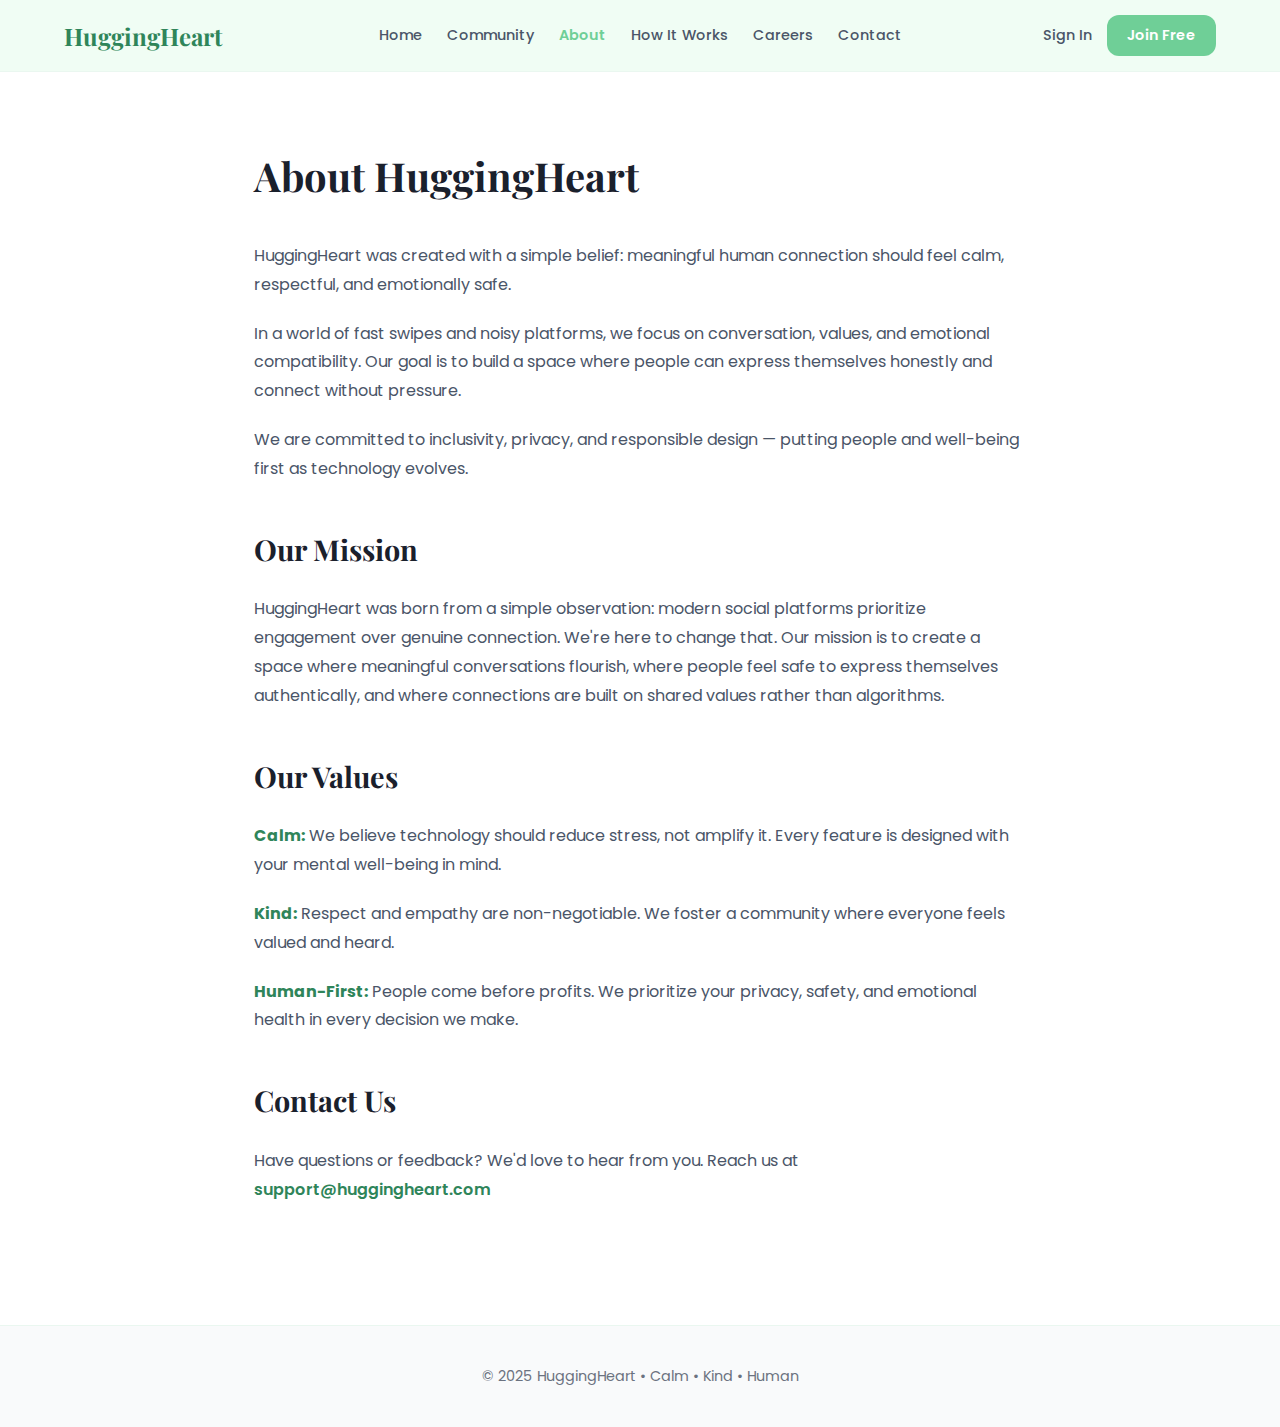
<file: about.html>
<!DOCTYPE html>
<html lang="en">
<head>
    <!-- Google Tag Manager -->
<script>(function(w,d,s,l,i){w[l]=w[l]||[];w[l].push({'gtm.start':
new Date().getTime(),event:'gtm.js'});var f=d.getElementsByTagName(s)[0],
j=d.createElement(s),dl=l!='dataLayer'?'&l='+l:'';j.async=true;j.src=
'https://www.googletagmanager.com/gtm.js?id='+i+dl;f.parentNode.insertBefore(j,f);
})(window,document,'script','dataLayer','GTM-56LGSHMG');</script>
<!-- End Google Tag Manager -->
    
    <meta charset="UTF-8">
    <title>HuggingHeart | About</title>
    <meta name="viewport" content="width=device-width, initial-scale=1.0">
    <meta name="description" content="Learn about HuggingHeart's mission, values, and vision for meaningful human connections.">
    <link href="https://fonts.googleapis.com/css2?family=Playfair+Display:wght@600;700&family=Poppins:wght@300;400;500;600&display=swap" rel="stylesheet">
    <link rel="stylesheet" href="style.css">

    <style>
        * { box-sizing: border-box; margin: 0; padding: 0; }
        body { font-family: 'Poppins', sans-serif; background: #fff; color: #1a202c; overflow-x: hidden; }

        .navbar {
            display: flex; justify-content: space-between; align-items: center;
            padding: 15px 5%; position: fixed; top: 0; width: 100%;
            background: #f0fdf4; z-index: 1000; border-bottom: 1px solid #eaf7f0;
        }
        .logo { font-family: 'Playfair Display', serif; font-size: 1.5rem; font-weight: 700; color: #2f855a; text-decoration: none; }
        
        .nav-links { 
            display: flex; gap: 25px; align-items: center; 
            position: absolute; left: 50%; transform: translateX(-50%); 
        }
        .nav-links a { text-decoration: none; color: #4a5568; font-size: 0.9rem; font-weight: 500; transition: 0.3s; }
        .nav-links a:hover { color: #6fcf97; }
        .nav-links a.active { color: #6fcf97; font-weight: 600; }

        .auth-links { display: flex; gap: 15px; align-items: center; }
        .signin { text-decoration: none; color: #4a5568; font-size: 0.9rem; font-weight: 500; }
        .signup { 
            text-decoration: none; background: #6fcf97; color: #fff !important; 
            padding: 10px 20px; border-radius: 12px; font-weight: 600; font-size: 0.9rem; 
        }

        .hamburger { display: none; cursor: pointer; flex-direction: column; gap: 5px; }
        .hamburger span { width: 25px; height: 3px; background: #2f855a; border-radius: 2px; }

        .section {
            max-width: 900px;
            margin: 0 auto;
            padding: 140px 5% 100px;
            line-height: 1.8;
        }
        .section h1 {
            font-family: 'Playfair Display', serif;
            font-size: 2.5rem;
            color: #1a202c;
            margin-bottom: 30px;
        }
        .section p {
            color: #4a5568;
            font-size: 1rem;
            margin-bottom: 20px;
        }

        footer {
            text-align: center;
            padding: 40px 20px;
            color: #6b7280;
            font-size: 0.9rem;
            border-top: 1px solid #eaf7f0;
            background: #f9fafb;
        }

        @media (max-width: 768px) {
            .hamburger { display: flex; }
            .nav-links { 
                display: none; flex-direction: column; position: absolute; top: 100%; 
                left: 0; width: 100%; background: #f0fdf4; padding: 20px; transform: none; 
                border-bottom: 1px solid #eaf7f0; text-align: center; gap: 15px;
            }
            .nav-links.show { display: flex; }
            .auth-links { display: none; }
            .section { padding: 120px 5% 80px; }
            .section h1 { font-size: 2rem; }
        }
    </style>
</head>

<body>

    <!-- Google Tag Manager (noscript) -->
<noscript><iframe src="https://www.googletagmanager.com/ns.html?id=GTM-56LGSHMG"
height="0" width="0" style="display:none;visibility:hidden"></iframe></noscript>
<!-- End Google Tag Manager (noscript) -->

<nav class="navbar">
    <a href="index.html" class="logo">HuggingHeart</a>
    
    <div class="hamburger" onclick="toggleMenu()">
        <span></span><span></span><span></span>
    </div>

    <div class="nav-links" id="navMenu">
        <a href="index.html">Home</a>
        <a href="community.html">Community</a>
        <a href="about.html" class="active">About</a>
        <a href="how-it-works.html">How It Works</a>
        <a href="careers.html">Careers</a>
        <a href="contact.html">Contact</a>
    </div>

    <div class="auth-links">
        <a href="signin.html" class="signin">Sign In</a>
        <a href="signin.html" class="signup">Join Free</a>
    </div>
</nav>

<div class="section">
    <h1>About HuggingHeart</h1>
    <p>
        HuggingHeart was created with a simple belief: meaningful human connection
        should feel calm, respectful, and emotionally safe.
    </p>

    <p>
        In a world of fast swipes and noisy platforms, we focus on conversation,
        values, and emotional compatibility. Our goal is to build a space where
        people can express themselves honestly and connect without pressure.
    </p>

    <p>
        We are committed to inclusivity, privacy, and responsible design — putting
        people and well-being first as technology evolves.
    </p>

    <h2 style="font-family: 'Playfair Display', serif; font-size: 1.8rem; color: #1a202c; margin-top: 40px; margin-bottom: 20px;">Our Mission</h2>
    <p>
        HuggingHeart was born from a simple observation: modern social platforms prioritize engagement over genuine connection. 
        We're here to change that. Our mission is to create a space where meaningful conversations flourish, where people feel 
        safe to express themselves authentically, and where connections are built on shared values rather than algorithms.
    </p>

    <h2 style="font-family: 'Playfair Display', serif; font-size: 1.8rem; color: #1a202c; margin-top: 40px; margin-bottom: 20px;">Our Values</h2>
    <p>
        <strong style="color: #2f855a;">Calm:</strong> We believe technology should reduce stress, not amplify it. Every feature 
        is designed with your mental well-being in mind.
    </p>
    <p>
        <strong style="color: #2f855a;">Kind:</strong> Respect and empathy are non-negotiable. We foster a community where 
        everyone feels valued and heard.
    </p>
    <p>
        <strong style="color: #2f855a;">Human-First:</strong> People come before profits. We prioritize your privacy, safety, 
        and emotional health in every decision we make.
    </p>

    <h2 style="font-family: 'Playfair Display', serif; font-size: 1.8rem; color: #1a202c; margin-top: 40px; margin-bottom: 20px;">Contact Us</h2>
    <p>
        Have questions or feedback? We'd love to hear from you. Reach us at 
        <a href="mailto:support@huggingheart.com" style="color: #2f855a; text-decoration: none; font-weight: 600;">support@huggingheart.com</a>
    </p>
</div>

<footer>
    © 2025 HuggingHeart • Calm • Kind • Human
</footer>

<script>
    function toggleMenu() { 
        document.getElementById('navMenu').classList.toggle('show'); 
    }
</script>
</body>
</html>
</file>
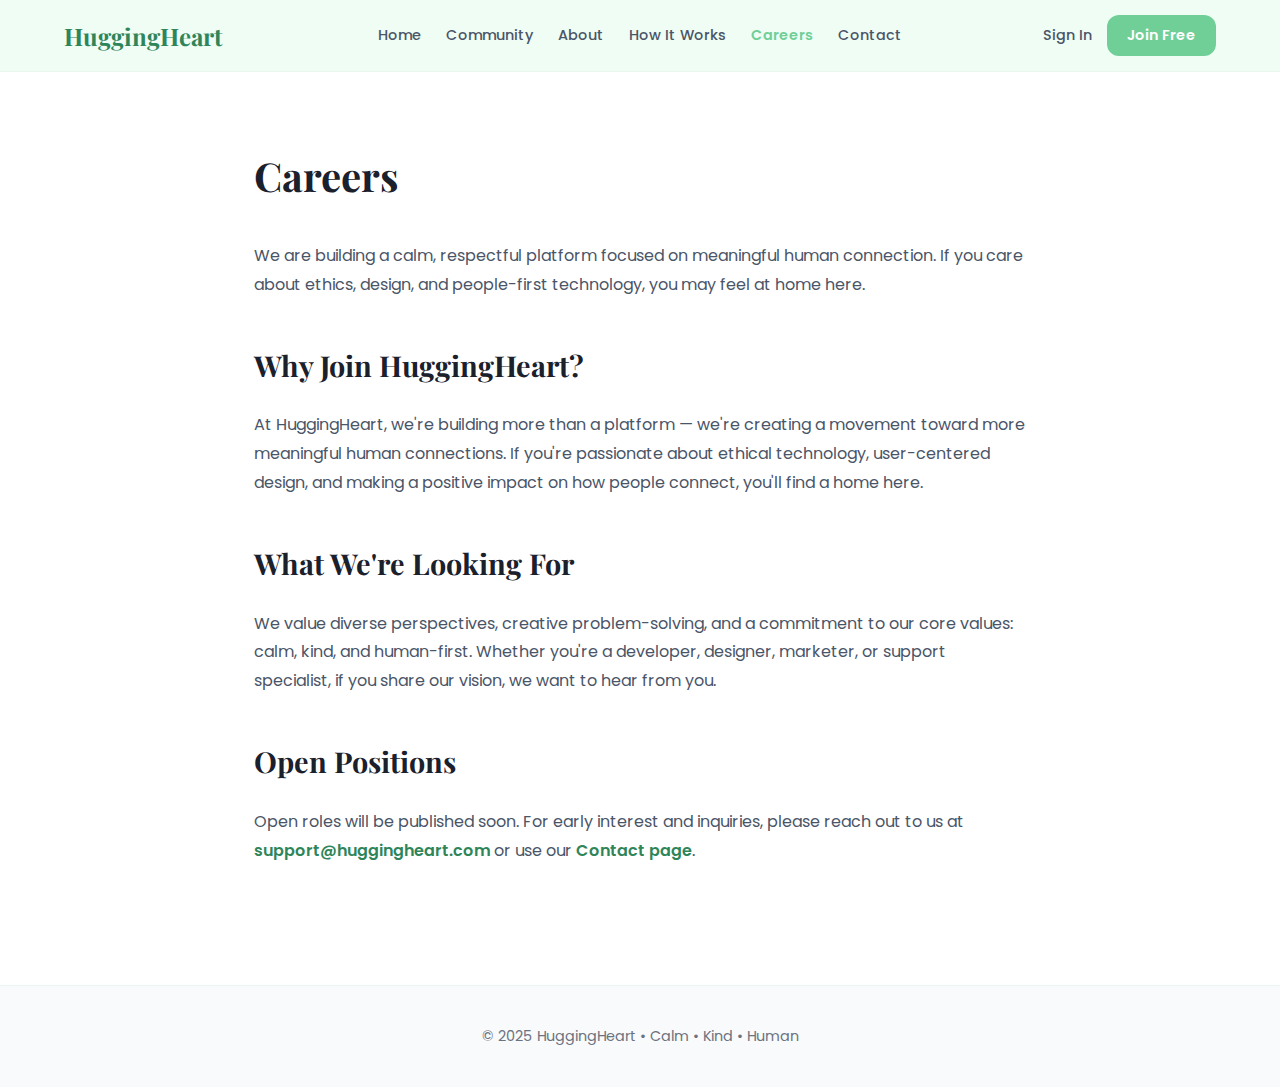
<file: careers.html>
<!DOCTYPE html>
<html lang="en">
<head>
    <!-- Google Tag Manager -->
<script>(function(w,d,s,l,i){w[l]=w[l]||[];w[l].push({'gtm.start':
new Date().getTime(),event:'gtm.js'});var f=d.getElementsByTagName(s)[0],
j=d.createElement(s),dl=l!='dataLayer'?'&l='+l:'';j.async=true;j.src=
'https://www.googletagmanager.com/gtm.js?id='+i+dl;f.parentNode.insertBefore(j,f);
})(window,document,'script','dataLayer','GTM-56LGSHMG');</script>
<!-- End Google Tag Manager -->
    
    <meta charset="UTF-8">
    <title>HuggingHeart | Careers</title>
    <meta name="viewport" content="width=device-width, initial-scale=1.0">
    <meta name="description" content="Careers at HuggingHeart — join us in building calm, human-first technology.">
    <link href="https://fonts.googleapis.com/css2?family=Playfair+Display:wght@600;700&family=Poppins:wght@300;400;500;600&display=swap" rel="stylesheet">
    <link rel="stylesheet" href="style.css">

    <style>
        * { box-sizing: border-box; margin: 0; padding: 0; }
        body { font-family: 'Poppins', sans-serif; background: #fff; color: #1a202c; overflow-x: hidden; }

        .navbar {
            display: flex; justify-content: space-between; align-items: center;
            padding: 15px 5%; position: fixed; top: 0; width: 100%;
            background: #f0fdf4; z-index: 1000; border-bottom: 1px solid #eaf7f0;
        }
        .logo { font-family: 'Playfair Display', serif; font-size: 1.5rem; font-weight: 700; color: #2f855a; text-decoration: none; }
        
        .nav-links { 
            display: flex; gap: 25px; align-items: center; 
            position: absolute; left: 50%; transform: translateX(-50%); 
        }
        .nav-links a { text-decoration: none; color: #4a5568; font-size: 0.9rem; font-weight: 500; transition: 0.3s; }
        .nav-links a:hover { color: #6fcf97; }
        .nav-links a.active { color: #6fcf97; font-weight: 600; }

        .auth-links { display: flex; gap: 15px; align-items: center; }
        .signin { text-decoration: none; color: #4a5568; font-size: 0.9rem; font-weight: 500; }
        .signup { 
            text-decoration: none; background: #6fcf97; color: #fff !important; 
            padding: 10px 20px; border-radius: 12px; font-weight: 600; font-size: 0.9rem; 
        }

        .hamburger { display: none; cursor: pointer; flex-direction: column; gap: 5px; }
        .hamburger span { width: 25px; height: 3px; background: #2f855a; border-radius: 2px; }

        .section {
            max-width: 900px;
            margin: 0 auto;
            padding: 140px 5% 100px;
            line-height: 1.8;
        }
        .section h1 {
            font-family: 'Playfair Display', serif;
            font-size: 2.5rem;
            color: #1a202c;
            margin-bottom: 30px;
        }
        .section p {
            color: #4a5568;
            font-size: 1rem;
            margin-bottom: 20px;
        }

        footer {
            text-align: center;
            padding: 40px 20px;
            color: #6b7280;
            font-size: 0.9rem;
            border-top: 1px solid #eaf7f0;
            background: #f9fafb;
        }

        @media (max-width: 768px) {
            .hamburger { display: flex; }
            .nav-links { 
                display: none; flex-direction: column; position: absolute; top: 100%; 
                left: 0; width: 100%; background: #f0fdf4; padding: 20px; transform: none; 
                border-bottom: 1px solid #eaf7f0; text-align: center; gap: 15px;
            }
            .nav-links.show { display: flex; }
            .auth-links { display: none; }
            .section { padding: 120px 5% 80px; }
            .section h1 { font-size: 2rem; }
        }
    </style>
</head>

<body>

    <!-- Google Tag Manager (noscript) -->
<noscript><iframe src="https://www.googletagmanager.com/ns.html?id=GTM-56LGSHMG"
height="0" width="0" style="display:none;visibility:hidden"></iframe></noscript>
<!-- End Google Tag Manager (noscript) -->
    
<nav class="navbar">
    <a href="index.html" class="logo">HuggingHeart</a>
    
    <div class="hamburger" onclick="toggleMenu()">
        <span></span><span></span><span></span>
    </div>

    <div class="nav-links" id="navMenu">
        <a href="index.html">Home</a>
        <a href="community.html">Community</a>
        <a href="about.html">About</a>
        <a href="how-it-works.html">How It Works</a>
        <a href="careers.html" class="active">Careers</a>
        <a href="contact.html">Contact</a>
    </div>

    <div class="auth-links">
        <a href="signin.html" class="signin">Sign In</a>
        <a href="signin.html" class="signup">Join Free</a>
    </div>
</nav>

<div class="section">
    <h1>Careers</h1>
    <p>
        We are building a calm, respectful platform focused on meaningful human
        connection. If you care about ethics, design, and people-first technology,
        you may feel at home here.
    </p>
    <h2 style="font-family: 'Playfair Display', serif; font-size: 1.8rem; color: #1a202c; margin-top: 40px; margin-bottom: 20px;">Why Join HuggingHeart?</h2>
    <p>
        At HuggingHeart, we're building more than a platform — we're creating a movement toward more meaningful human connections. 
        If you're passionate about ethical technology, user-centered design, and making a positive impact on how people connect, 
        you'll find a home here.
    </p>

    <h2 style="font-family: 'Playfair Display', serif; font-size: 1.8rem; color: #1a202c; margin-top: 40px; margin-bottom: 20px;">What We're Looking For</h2>
    <p>
        We value diverse perspectives, creative problem-solving, and a commitment to our core values: calm, kind, and human-first. 
        Whether you're a developer, designer, marketer, or support specialist, if you share our vision, we want to hear from you.
    </p>

    <h2 style="font-family: 'Playfair Display', serif; font-size: 1.8rem; color: #1a202c; margin-top: 40px; margin-bottom: 20px;">Open Positions</h2>
    <p>
        Open roles will be published soon. For early interest and inquiries, please reach out to us at 
        <a href="mailto:support@huggingheart.com" style="color: #2f855a; text-decoration: none; font-weight: 600;">support@huggingheart.com</a> 
        or use our <a href="contact.html" style="color: #2f855a; text-decoration: none; font-weight: 600;">Contact page</a>.
    </p>
</div>

<footer>
    © 2025 HuggingHeart • Calm • Kind • Human
</footer>

<script>
    function toggleMenu() { 
        document.getElementById('navMenu').classList.toggle('show'); 
    }
</script>
</body>
</html>
</file>
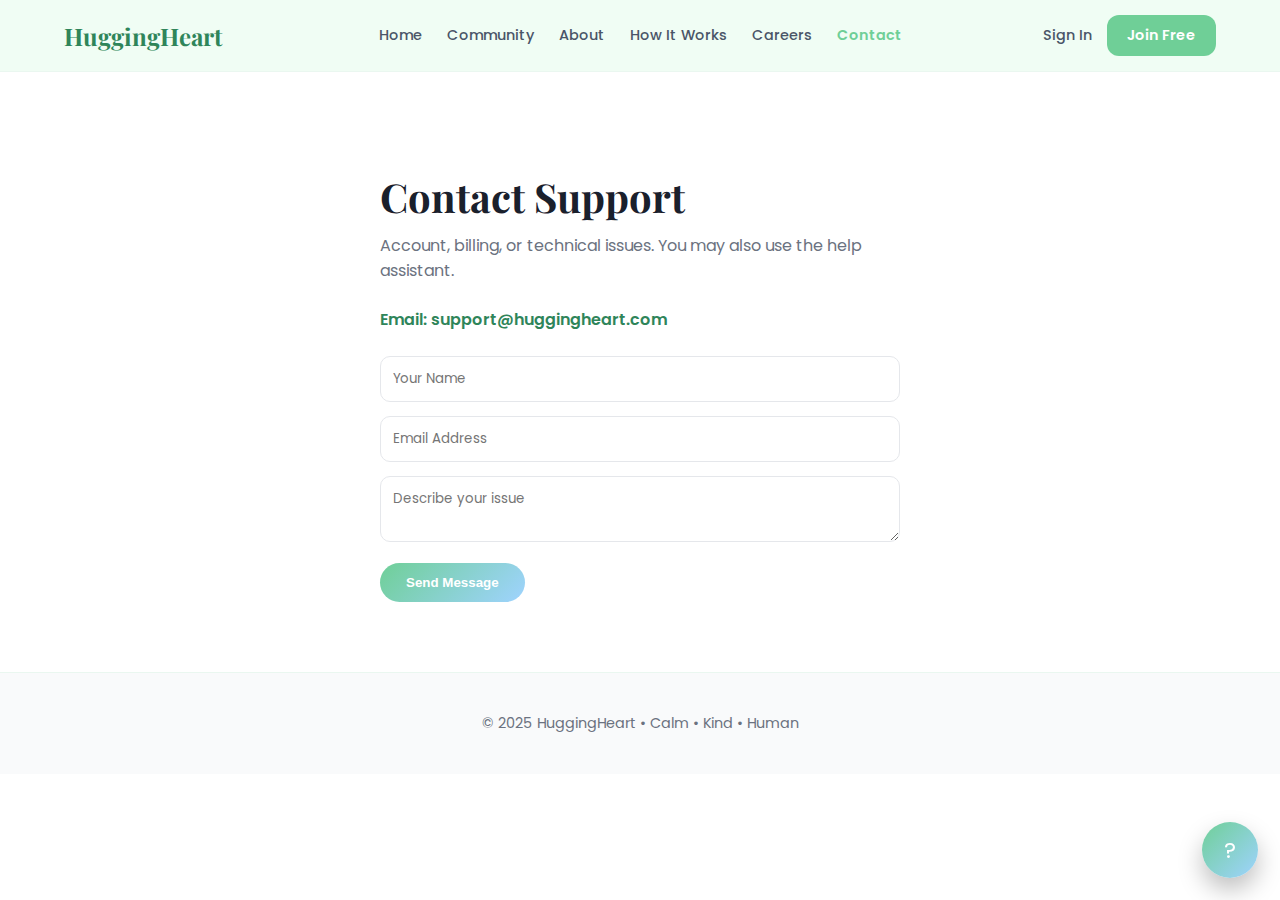
<file: contact.html>
<!DOCTYPE html>
<html lang="en">
<head>
    <!-- Google Tag Manager -->
<script>(function(w,d,s,l,i){w[l]=w[l]||[];w[l].push({'gtm.start':
new Date().getTime(),event:'gtm.js'});var f=d.getElementsByTagName(s)[0],
j=d.createElement(s),dl=l!='dataLayer'?'&l='+l:'';j.async=true;j.src=
'https://www.googletagmanager.com/gtm.js?id='+i+dl;f.parentNode.insertBefore(j,f);
})(window,document,'script','dataLayer','GTM-56LGSHMG');</script>
<!-- End Google Tag Manager -->
    
    <meta charset="UTF-8">
    <title>HuggingHeart | Contact</title>
    <meta name="viewport" content="width=device-width, initial-scale=1.0">
    <link href="https://fonts.googleapis.com/css2?family=Playfair+Display:wght@600;700&family=Poppins:wght@300;400;500;600&display=swap" rel="stylesheet">
    <link rel="stylesheet" href="style.css">

<style>
/* CONTACT FORM */
.contact-wrap{
  max-width:520px;
  margin:70px auto;
}
.contact-wrap h1{margin-bottom:10px}
.contact-wrap p{margin-bottom:24px;color:#6b7280}
.contact-wrap input,
.contact-wrap textarea{
  width:100%;
  padding:12px;
  margin-bottom:14px;
  border-radius:10px;
  border:1px solid #e5e7eb;
  font-family:'Poppins',sans-serif;
}
.contact-wrap button{
  padding:12px 26px;
  border:none;
  border-radius:24px;
  background:linear-gradient(135deg,#6fcf97,#9fd3ff);
  color:#fff;
  font-weight:600;
  cursor:pointer;
}

/* CHAT BUTTON */
.chat-fab{
  position:fixed;
  right:22px;
  bottom:22px;
  width:56px;
  height:56px;
  border-radius:50%;
  background:linear-gradient(135deg,#6fcf97,#9fd3ff);
  color:#fff;
  display:flex;
  align-items:center;
  justify-content:center;
  font-size:22px;
  cursor:pointer;
  box-shadow:0 12px 24px rgba(0,0,0,0.25);
  z-index:2000;
}

/* CHAT WINDOW */
.chat-window{
  position:fixed;
  right:22px;
  bottom:90px;
  width:330px;
  background:#fff;
  border-radius:16px;
  box-shadow:0 20px 40px rgba(0,0,0,0.25);
  display:none;
  flex-direction:column;
  overflow:hidden;
  z-index:2000;
}
.chat-header{
  background:#eaf7f0;
  padding:12px;
  font-weight:600;
  color:#2f855a;
}
.chat-body{
  padding:12px;
  height:270px;
  overflow-y:auto;
  font-size:14px;
}
.chat-msg{
  margin-bottom:8px;
  padding:8px 10px;
  border-radius:10px;
}
.bot{background:#f3f4f6}
.user{background:#d1fae5;text-align:right}

.chat-input{
  display:flex;
  border-top:1px solid #e5e7eb;
}
.chat-input input{
  flex:1;
  border:none;
  padding:10px;
}
.chat-input button{
  border:none;
  background:#6fcf97;
  color:#fff;
  padding:0 14px;
  cursor:pointer;
}
</style>
</head>

<body>
    
    <!-- Google Tag Manager (noscript) -->
<noscript><iframe src="https://www.googletagmanager.com/ns.html?id=GTM-56LGSHMG"
height="0" width="0" style="display:none;visibility:hidden"></iframe></noscript>
<!-- End Google Tag Manager (noscript) -->

    <style>
        * { box-sizing: border-box; margin: 0; padding: 0; }
        body { font-family: 'Poppins', sans-serif; background: #fff; color: #1a202c; overflow-x: hidden; }

        .navbar {
            display: flex; justify-content: space-between; align-items: center;
            padding: 15px 5%; position: fixed; top: 0; width: 100%;
            background: #f0fdf4; z-index: 1000; border-bottom: 1px solid #eaf7f0;
        }
        .logo { font-family: 'Playfair Display', serif; font-size: 1.5rem; font-weight: 700; color: #2f855a; text-decoration: none; }
        
        .nav-links { 
            display: flex; gap: 25px; align-items: center; 
            position: absolute; left: 50%; transform: translateX(-50%); 
        }
        .nav-links a { text-decoration: none; color: #4a5568; font-size: 0.9rem; font-weight: 500; transition: 0.3s; }
        .nav-links a:hover { color: #6fcf97; }
        .nav-links a.active { color: #6fcf97; font-weight: 600; }

        .auth-links { display: flex; gap: 15px; align-items: center; }
        .signin { text-decoration: none; color: #4a5568; font-size: 0.9rem; font-weight: 500; }
        .signup { 
            text-decoration: none; background: #6fcf97; color: #fff !important; 
            padding: 10px 20px; border-radius: 12px; font-weight: 600; font-size: 0.9rem; 
        }

        .hamburger { display: none; cursor: pointer; flex-direction: column; gap: 5px; }
        .hamburger span { width: 25px; height: 3px; background: #2f855a; border-radius: 2px; }

        footer {
            text-align: center;
            padding: 40px 20px;
            color: #6b7280;
            font-size: 0.9rem;
            border-top: 1px solid #eaf7f0;
            background: #f9fafb;
        }

        @media (max-width: 768px) {
            .hamburger { display: flex; }
            .nav-links { 
                display: none; flex-direction: column; position: absolute; top: 100%; 
                left: 0; width: 100%; background: #f0fdf4; padding: 20px; transform: none; 
                border-bottom: 1px solid #eaf7f0; text-align: center; gap: 15px;
            }
            .nav-links.show { display: flex; }
            .auth-links { display: none; }
        }
    </style>
</head>

<body>

<nav class="navbar">
    <a href="index.html" class="logo">HuggingHeart</a>
    
    <div class="hamburger" onclick="toggleMenu()">
        <span></span><span></span><span></span>
    </div>

    <div class="nav-links" id="navMenu">
        <a href="index.html">Home</a>
        <a href="community.html">Community</a>
        <a href="about.html">About</a>
        <a href="how-it-works.html">How It Works</a>
        <a href="careers.html">Careers</a>
        <a href="contact.html" class="active">Contact</a>
    </div>

    <div class="auth-links">
        <a href="signin.html" class="signin">Sign In</a>
        <a href="signin.html" class="signup">Join Free</a>
    </div>
</nav>

<!-- CONTACT FORM -->
<div class="contact-wrap" style="padding-top: 100px;">
    <h1 style="font-family: 'Playfair Display', serif; font-size: 2.5rem; color: #1a202c; margin-bottom: 10px;">Contact Support</h1>
    <p style="color: #6b7280; margin-bottom: 24px;">Account, billing, or technical issues. You may also use the help assistant.</p>
    <p style="color: #2f855a; margin-bottom: 24px; font-weight: 600;">Email: <a href="mailto:support@huggingheart.com" style="color: #2f855a; text-decoration: none;">support@huggingheart.com</a></p>

  <form>
    <input type="text" placeholder="Your Name" required>
    <input type="email" placeholder="Email Address" required>
    <textarea placeholder="Describe your issue"></textarea>
    <button type="submit">Send Message</button>
  </form>
</div>

<footer>
© 2025 HuggingHeart • Calm • Kind • Human
</footer>

<!-- CHAT BUTTON -->
<div class="chat-fab" onclick="toggleChat()">?</div>

<!-- CHAT WINDOW -->
<div class="chat-window" id="chatWindow">
  <div class="chat-header" id="chatHeader"></div>
  <div class="chat-body" id="chatBody"></div>
  <div class="chat-input">
    <input type="text" id="userInput" placeholder="Type here…">
    <button onclick="sendMsg()">Send</button>
  </div>
</div>

<script>
/* RANDOM SUPPORT AGENT */
const agents = [
  "Aanya Sharma (India)","Emily Carter (USA)","Sofia Williams (UK)",
  "Olivia Brown (Canada)","Isabella Rossi (Italy)","Zara Ali (UAE)",
  "Maya Patel (India)","Hannah Lee (South Korea)","Laura García (Spain)",
  "Chloe Martin (France)","Nina Petrova (Russia)","Anna Müller (Germany)",
  "Fatima Hassan (Egypt)","Yuki Tanaka (Japan)","Sara Johnson (USA)",
  "Eva Novak (Czech Republic)","Amelia Wilson (Australia)",
  "Noor Khan (Pakistan)","Lily Anderson (USA)","Priya Mehta (India)"
];

const agent = agents[Math.floor(Math.random()*agents.length)];
let step = 0;
let userData = JSON.parse(localStorage.getItem("hh_user")) || {};

/* 100 SUPPORT Q&A */
const qa = [
  {q:["login","sign in"],a:"Please check your email and password and try again."},
  {q:["forgot","password"],a:"Use the Forgot Password option to reset securely."},
  {q:["verify","email"],a:"Please check your inbox and spam folder for verification mail."},
  {q:["account locked"],a:"For security, accounts may lock temporarily. Please try later."},
  {q:["change email"],a:"Email changes will be available in account settings."},
  {q:["profile","photo"],a:"Profile updates can be done from your profile page."},
  {q:["delete account"],a:"Account deletion options will be provided in settings."},
  {q:["hacked","security"],a:"Please reset password immediately and contact support."},
  {q:["logout"],a:"Refreshing the page usually resolves logout issues."},
  {q:["session"],a:"Sessions expire automatically for safety."},

  {q:["payment","billing"],a:"Please ensure your payment method is valid."},
  {q:["failed payment"],a:"You may retry or use another payment method."},
  {q:["refund"],a:"Refund policies will be shared during purchase."},
  {q:["subscription"],a:"Subscription details appear in your account dashboard."},
  {q:["cancel"],a:"Cancellation options will be available in settings."},
  {q:["charged twice"],a:"Please contact support using the form above."},
  {q:["invoice"],a:"Invoices will be emailed to you."},
  {q:["pricing"],a:"Pricing details are available on our website."},
  {q:["free"],a:"We offer free access with optional upgrades."},
  {q:["trial"],a:"Trials may be introduced later."},

  {q:["slow","lag"],a:"Please check your internet connection."},
  {q:["bug","error"],a:"Thank you for reporting. We will fix it."},
  {q:["mobile"],a:"Please update your browser for best experience."},
  {q:["browser"],a:"We support modern browsers only."},
  {q:["chat"],a:"Chat may be under maintenance."},
  {q:["notification"],a:"Notification settings will be available later."},
  {q:["email not received"],a:"Please wait or check spam folder."},
  {q:["maintenance"],a:"We perform maintenance to improve services."},
  {q:["feature"],a:"Some features are under development."},
  {q:["update"],a:"Updates will be announced on the platform."},

  {q:["privacy"],a:"Your privacy is very important to us."},
  {q:["data"],a:"We follow standard data protection practices."},
  {q:["terms"],a:"Please review our Terms of Service."},
  {q:["rules"],a:"Respectful behavior is required."},
  {q:["report"],a:"Reporting options will be available in community."},
  {q:["block"],a:"Blocking tools will be added later."},
  {q:["harassment"],a:"We take safety seriously. Please report."},
  {q:["feedback"],a:"We appreciate your feedback."},
  {q:["feature request"],a:"You may suggest features via contact form."},
  {q:["help"],a:"I’m here to assist you. Please explain your issue."}
];

/* CHAT FUNCTIONS */
function toggleChat(){
  const w = document.getElementById("chatWindow");
  w.style.display = w.style.display==="flex"?"none":"flex";

  if(step===0){
    document.getElementById("chatHeader").innerText = agent+" • Support";
    document.getElementById("chatBody").innerHTML =
      `<div class="chat-msg bot">Hi, I’m ${agent}. May I know your name?</div>`;
    step=1;
  }
}

function sendMsg(){
  const input=document.getElementById("userInput");
  const text=input.value.trim();
  if(!text)return;

  const body=document.getElementById("chatBody");
  body.innerHTML+=`<div class="chat-msg user">${text}</div>`;

  let reply="";

  if(step===1){
    userData.name=text;
    reply=`Nice to meet you, ${text}. May I have your email address?`;
    step=2;
  }else if(step===2){
    userData.email=text;
    localStorage.setItem("hh_user",JSON.stringify(userData));
    reply="Thank you. How can I help you today?";
    step=3;
  }else{
    const t=text.toLowerCase();
    reply="Thank you. Please describe a bit more or use the form above.";
    for(let i of qa){
      if(i.q.some(k=>t.includes(k))){
        reply=i.a;
        break;
      }
    }
  }

  body.innerHTML+=`<div class="chat-msg bot">${reply}</div>`;
  body.scrollTop=body.scrollHeight;
  input.value="";
}

function toggleMenu() { 
    document.getElementById('navMenu').classList.toggle('show'); 
}
</script>

</body>
</html>
</file>
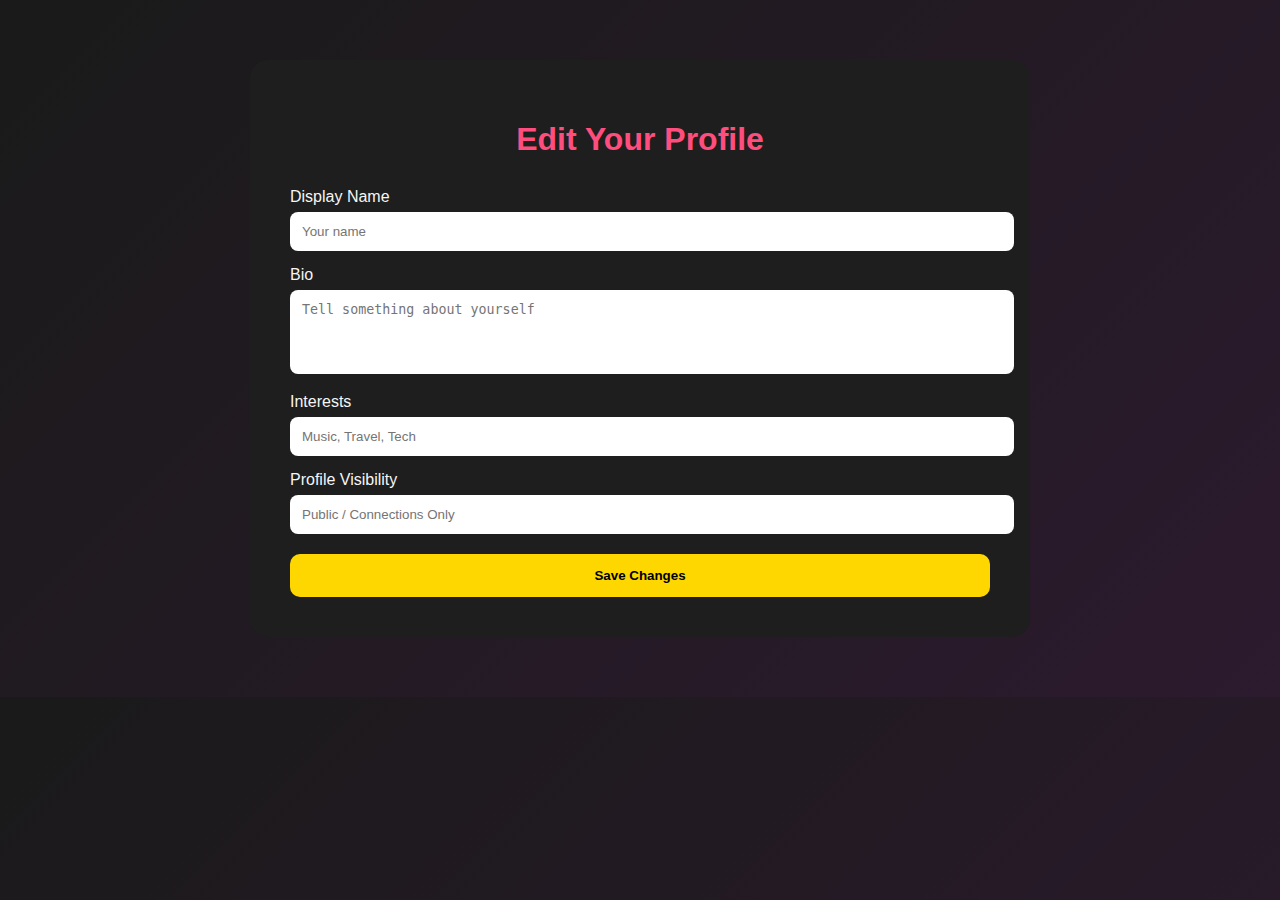
<file: edit-profile.html>
<!DOCTYPE html>
<html lang="en">
<head>
<meta charset="UTF-8">
<title>Edit Profile | HuggingHeart</title>
<meta name="viewport" content="width=device-width, initial-scale=1.0">
<style>
body{
  font-family:Arial, sans-serif;
  background:linear-gradient(135deg,#1a1a1a,#2c1a2e);
  color:#f5f5f5;
}
.container{
  max-width:700px;
  margin:60px auto;
  background:#1e1e1e;
  padding:40px;
  border-radius:18px;
}
h1{color:#ff4d7d;text-align:center;margin-bottom:30px}
label{display:block;margin:15px 0 6px}
input,textarea{
  width:100%;
  padding:12px;
  border-radius:8px;
  border:none;
}
textarea{resize:none}
button{
  margin-top:20px;
  width:100%;
  padding:14px;
  background:#ffd700;
  border:none;
  border-radius:10px;
  font-weight:700;
}
button:hover{background:#ff4d7d;color:#fff}
</style>
</head>
<body>
<div class="container">
<h1>Edit Your Profile</h1>

<label>Display Name</label>
<input type="text" placeholder="Your name">

<label>Bio</label>
<textarea rows="4" placeholder="Tell something about yourself"></textarea>

<label>Interests</label>
<input type="text" placeholder="Music, Travel, Tech">

<label>Profile Visibility</label>
<input type="text" placeholder="Public / Connections Only">

<button>Save Changes</button>
</div>
</body>
</html>
</file>
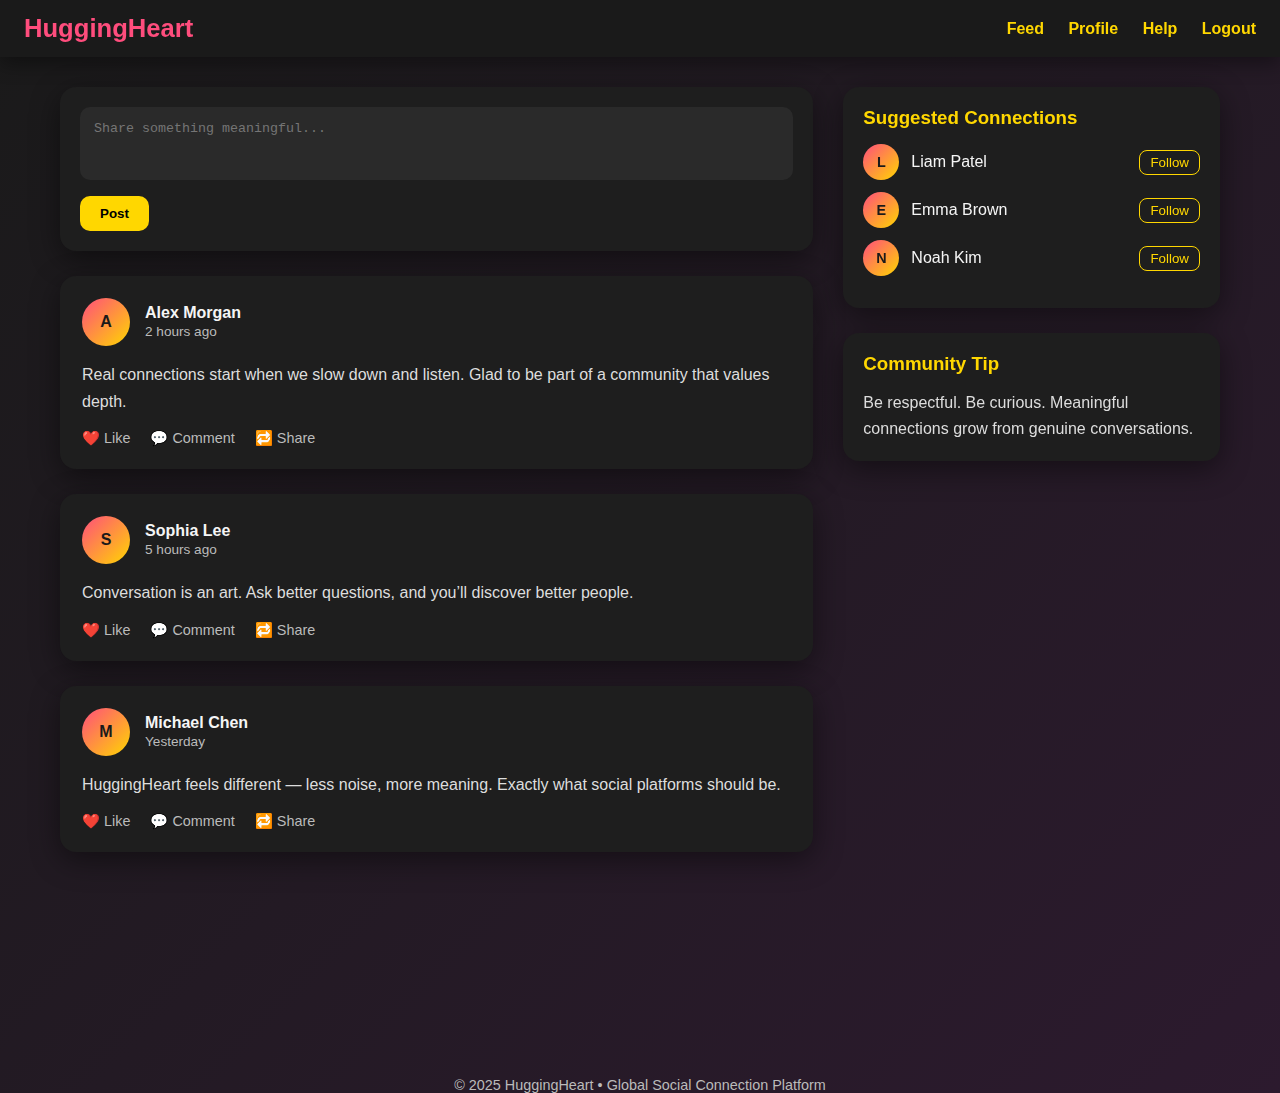
<file: feed.html>
<!DOCTYPE html>
<html lang="en">
<head>
<meta charset="UTF-8">
<title>Feed | HuggingHeart</title>
<meta name="viewport" content="width=device-width, initial-scale=1.0">

<style>
:root{
  --pink:#ff4d7d;
  --gold:#ffd700;
  --bg:#121212;
  --card:#1e1e1e;
  --text:#f5f5f5;
  --muted:#bbbbbb;
}

*{margin:0;padding:0;box-sizing:border-box}

body{
  font-family:Arial, sans-serif;
  background:linear-gradient(135deg,#1a1a1a,#2c1a2e);
  color:var(--text);
}

/* NAVBAR */
.navbar{
  background:#1a1a1a;
  padding:14px 24px;
  display:flex;
  align-items:center;
  justify-content:space-between;
  position:sticky;
  top:0;
  z-index:10;
  box-shadow:0 6px 20px rgba(0,0,0,0.4);
}
.navbar h1{
  color:var(--pink);
  font-size:1.6rem;
}
.navbar nav a{
  margin-left:20px;
  color:var(--gold);
  text-decoration:none;
  font-weight:600;
}
.navbar nav a:hover{color:var(--pink);}

/* LAYOUT */
.container{
  max-width:1200px;
  margin:auto;
  padding:30px 20px 120px;
  display:grid;
  grid-template-columns:2fr 1fr;
  gap:30px;
}

/* CREATE POST */
.create-post{
  background:var(--card);
  padding:20px;
  border-radius:16px;
  margin-bottom:25px;
  box-shadow:0 8px 30px rgba(0,0,0,0.45);
}
.create-post textarea{
  width:100%;
  background:#2a2a2a;
  border:none;
  border-radius:10px;
  padding:14px;
  color:#fff;
  resize:none;
}
.create-post button{
  margin-top:12px;
  background:var(--gold);
  border:none;
  padding:10px 20px;
  border-radius:10px;
  font-weight:700;
  cursor:pointer;
}
.create-post button:hover{
  background:var(--pink);
  color:#fff;
}

/* POST */
.post{
  background:var(--card);
  border-radius:16px;
  padding:22px;
  margin-bottom:25px;
  box-shadow:0 8px 30px rgba(0,0,0,0.45);
}
.post-header{
  display:flex;
  align-items:center;
  gap:15px;
  margin-bottom:12px;
}
.avatar{
  width:48px;
  height:48px;
  border-radius:50%;
  background:linear-gradient(135deg,var(--pink),var(--gold));
  display:flex;
  align-items:center;
  justify-content:center;
  font-weight:bold;
  color:#1a1a1a;
}
.post-header strong{
  display:block;
}
.post-header span{
  font-size:0.85rem;
  color:var(--muted);
}
.post p{
  margin:15px 0;
  line-height:1.7;
  color:#ddd;
}
.post-actions{
  display:flex;
  gap:20px;
  font-size:0.9rem;
  color:var(--muted);
}
.post-actions span{
  cursor:pointer;
}
.post-actions span:hover{
  color:var(--pink);
}

/* SIDEBAR */
.sidebar{
  position:sticky;
  top:90px;
}
.sidebar-card{
  background:var(--card);
  border-radius:16px;
  padding:20px;
  margin-bottom:25px;
  box-shadow:0 8px 30px rgba(0,0,0,0.45);
}
.sidebar-card h3{
  color:var(--gold);
  margin-bottom:15px;
}
.suggest{
  display:flex;
  align-items:center;
  gap:12px;
  margin-bottom:12px;
}
.suggest .avatar{
  width:36px;
  height:36px;
  font-size:0.9rem;
}
.suggest button{
  margin-left:auto;
  background:transparent;
  border:1px solid var(--gold);
  color:var(--gold);
  padding:4px 10px;
  border-radius:8px;
  cursor:pointer;
}
.suggest button:hover{
  background:var(--pink);
  color:#fff;
  border:none;
}

/* FOOTER */
footer{
  text-align:center;
  color:var(--muted);
  margin-top:80px;
  font-size:0.9rem;
}

/* RESPONSIVE */
@media(max-width:900px){
  .container{
    grid-template-columns:1fr;
  }
  .sidebar{
    position:static;
  }
}
</style>
</head>

<body>

<!-- NAVBAR -->
<div class="navbar">
  <h1>HuggingHeart</h1>
  <nav>
    <a href="feed.html">Feed</a>
    <a href="profile.html">Profile</a>
    <a href="contact.html">Help</a>
    <a href="signup.html">Logout</a>
  </nav>
</div>

<!-- MAIN CONTENT -->
<div class="container">

  <!-- FEED COLUMN -->
  <div>

    <!-- CREATE POST -->
    <div class="create-post">
      <textarea rows="3" placeholder="Share something meaningful..."></textarea>
      <button>Post</button>
    </div>

    <!-- POSTS -->
    <div class="post">
      <div class="post-header">
        <div class="avatar">A</div>
        <div>
          <strong>Alex Morgan</strong>
          <span>2 hours ago</span>
        </div>
      </div>
      <p>
        Real connections start when we slow down and listen.
        Glad to be part of a community that values depth.
      </p>
      <div class="post-actions">
        <span>❤️ Like</span>
        <span>💬 Comment</span>
        <span>🔁 Share</span>
      </div>
    </div>

    <div class="post">
      <div class="post-header">
        <div class="avatar">S</div>
        <div>
          <strong>Sophia Lee</strong>
          <span>5 hours ago</span>
        </div>
      </div>
      <p>
        Conversation is an art. Ask better questions,
        and you’ll discover better people.
      </p>
      <div class="post-actions">
        <span>❤️ Like</span>
        <span>💬 Comment</span>
        <span>🔁 Share</span>
      </div>
    </div>

    <div class="post">
      <div class="post-header">
        <div class="avatar">M</div>
        <div>
          <strong>Michael Chen</strong>
          <span>Yesterday</span>
        </div>
      </div>
      <p>
        HuggingHeart feels different — less noise,
        more meaning. Exactly what social platforms should be.
      </p>
      <div class="post-actions">
        <span>❤️ Like</span>
        <span>💬 Comment</span>
        <span>🔁 Share</span>
      </div>
    </div>

  </div>

  <!-- SIDEBAR -->
  <div class="sidebar">

    <div class="sidebar-card">
      <h3>Suggested Connections</h3>

      <div class="suggest">
        <div class="avatar">L</div>
        <span>Liam Patel</span>
        <button>Follow</button>
      </div>

      <div class="suggest">
        <div class="avatar">E</div>
        <span>Emma Brown</span>
        <button>Follow</button>
      </div>

      <div class="suggest">
        <div class="avatar">N</div>
        <span>Noah Kim</span>
        <button>Follow</button>
      </div>
    </div>

    <div class="sidebar-card">
      <h3>Community Tip</h3>
      <p style="color:#ddd;line-height:1.6;">
        Be respectful. Be curious.  
        Meaningful connections grow from genuine conversations.
      </p>
    </div>

  </div>

</div>

<footer>
  © 2025 HuggingHeart • Global Social Connection Platform
</footer>

</body>
</html>
</file>
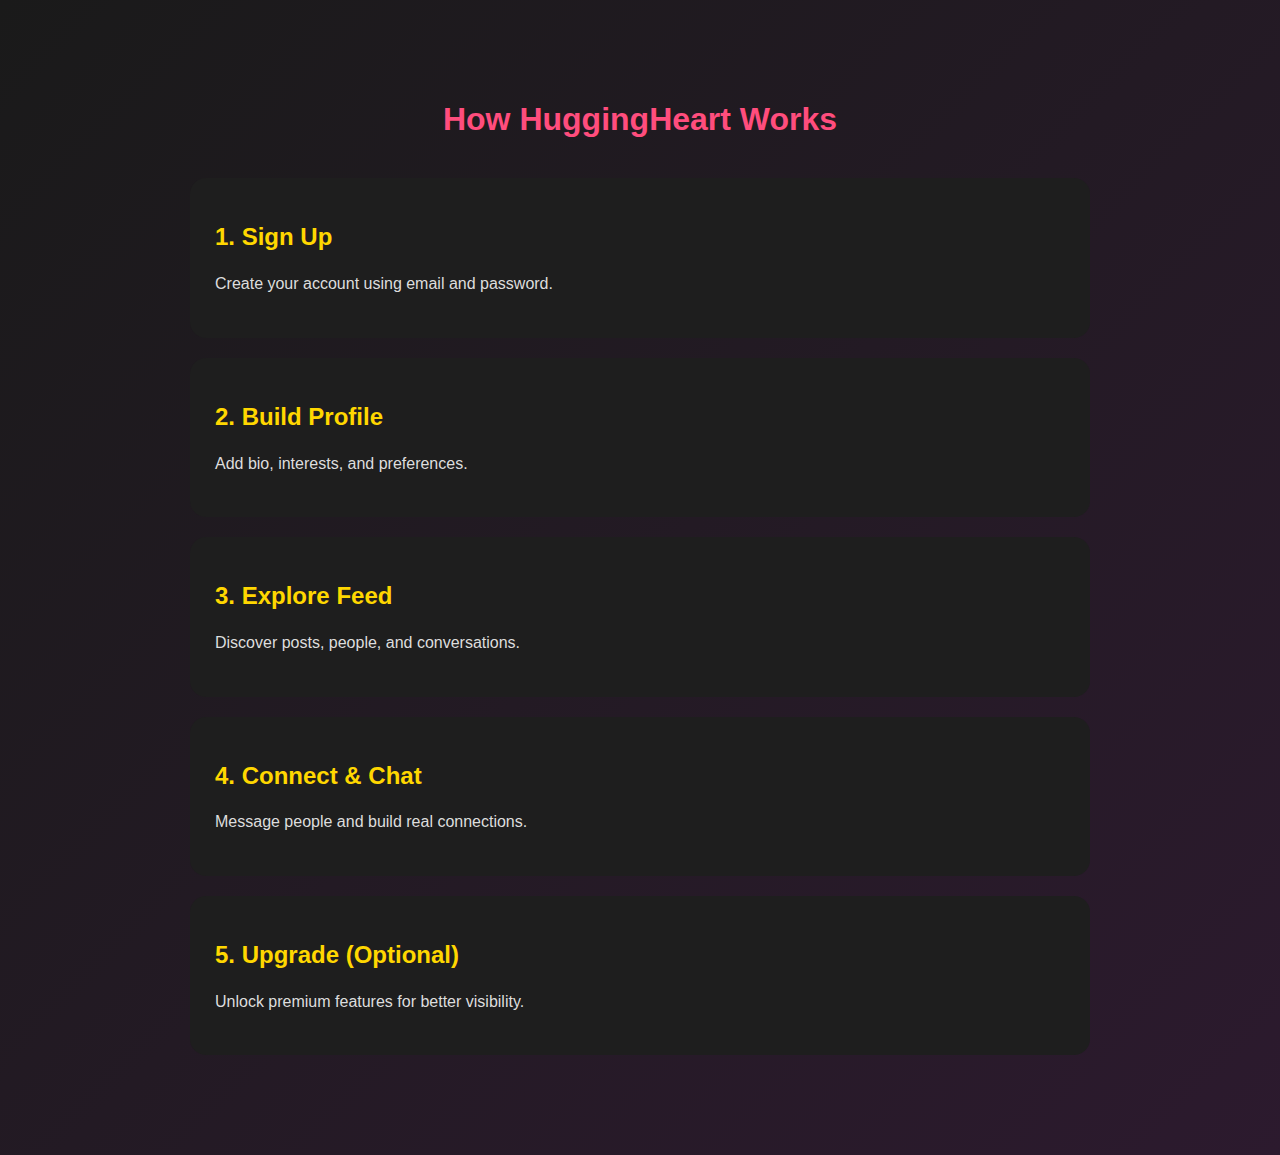
<file: flow.html>
<!DOCTYPE html>
<html lang="en">
<head>
<meta charset="UTF-8">
<title>User Flow | HuggingHeart</title>
<meta name="viewport" content="width=device-width, initial-scale=1.0">
<style>
body{
  font-family:Arial;
  background:linear-gradient(135deg,#1a1a1a,#2c1a2e);
  color:#f5f5f5;
}
.container{
  max-width:900px;
  margin:60px auto;
  padding:20px;
}
h1{text-align:center;color:#ff4d7d;margin-bottom:40px}
.step{
  background:#1e1e1e;
  padding:25px;
  border-radius:16px;
  margin-bottom:20px;
}
.step h2{color:#ffd700}
.step p{color:#ddd;line-height:1.6}
</style>
</head>
<body>
<div class="container">
<h1>How HuggingHeart Works</h1>

<div class="step">
<h2>1. Sign Up</h2>
<p>Create your account using email and password.</p>
</div>

<div class="step">
<h2>2. Build Profile</h2>
<p>Add bio, interests, and preferences.</p>
</div>

<div class="step">
<h2>3. Explore Feed</h2>
<p>Discover posts, people, and conversations.</p>
</div>

<div class="step">
<h2>4. Connect & Chat</h2>
<p>Message people and build real connections.</p>
</div>

<div class="step">
<h2>5. Upgrade (Optional)</h2>
<p>Unlock premium features for better visibility.</p>
</div>

</div>
</body>
</html>
</file>
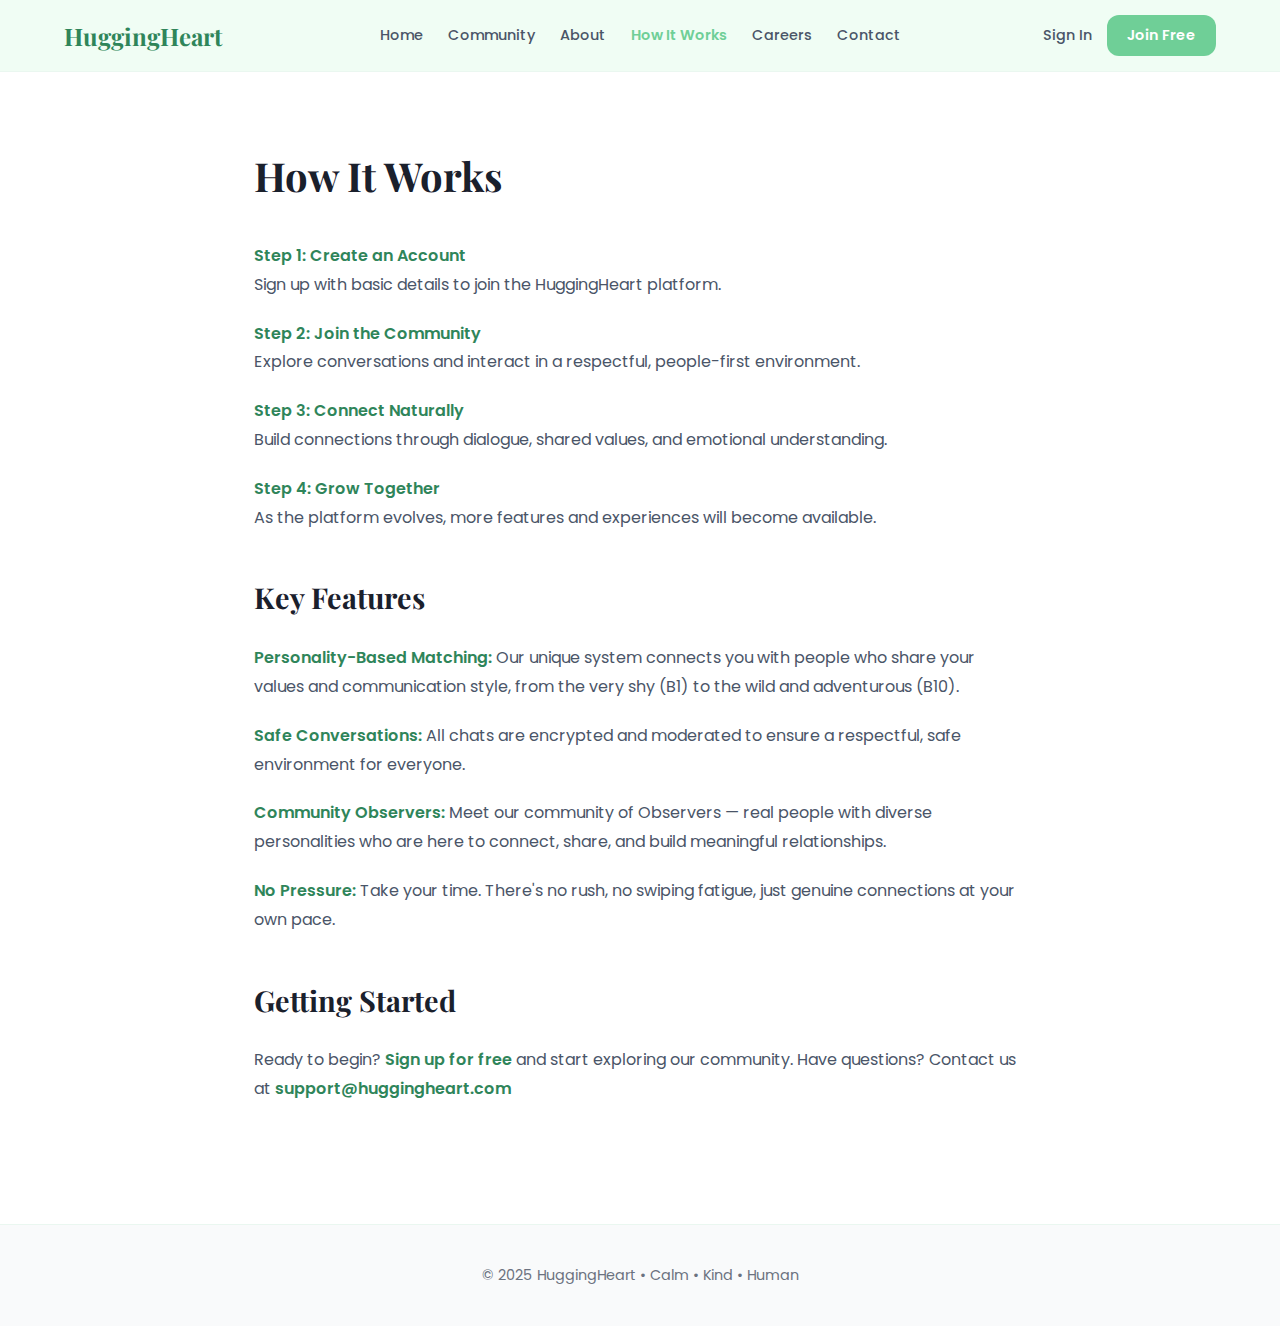
<file: how-it-works.html>
<!DOCTYPE html>
<html lang="en">
<head>
    <!-- Google Tag Manager -->
<script>(function(w,d,s,l,i){w[l]=w[l]||[];w[l].push({'gtm.start':
new Date().getTime(),event:'gtm.js'});var f=d.getElementsByTagName(s)[0],
j=d.createElement(s),dl=l!='dataLayer'?'&l='+l:'';j.async=true;j.src=
'https://www.googletagmanager.com/gtm.js?id='+i+dl;f.parentNode.insertBefore(j,f);
})(window,document,'script','dataLayer','GTM-56LGSHMG');</script>
<!-- End Google Tag Manager -->
    
    <meta charset="UTF-8">
    <title>HuggingHeart | How It Works</title>
    <meta name="viewport" content="width=device-width, initial-scale=1.0">
    <meta name="description" content="Understand how HuggingHeart works, step by step.">
    <link href="https://fonts.googleapis.com/css2?family=Playfair+Display:wght@600;700&family=Poppins:wght@300;400;500;600&display=swap" rel="stylesheet">
    <link rel="stylesheet" href="style.css">

    <style>
        * { box-sizing: border-box; margin: 0; padding: 0; }
        body { font-family: 'Poppins', sans-serif; background: #fff; color: #1a202c; overflow-x: hidden; }

        .navbar {
            display: flex; justify-content: space-between; align-items: center;
            padding: 15px 5%; position: fixed; top: 0; width: 100%;
            background: #f0fdf4; z-index: 1000; border-bottom: 1px solid #eaf7f0;
        }
        .logo { font-family: 'Playfair Display', serif; font-size: 1.5rem; font-weight: 700; color: #2f855a; text-decoration: none; }
        
        .nav-links { 
            display: flex; gap: 25px; align-items: center; 
            position: absolute; left: 50%; transform: translateX(-50%); 
        }
        .nav-links a { text-decoration: none; color: #4a5568; font-size: 0.9rem; font-weight: 500; transition: 0.3s; }
        .nav-links a:hover { color: #6fcf97; }
        .nav-links a.active { color: #6fcf97; font-weight: 600; }

        .auth-links { display: flex; gap: 15px; align-items: center; }
        .signin { text-decoration: none; color: #4a5568; font-size: 0.9rem; font-weight: 500; }
        .signup { 
            text-decoration: none; background: #6fcf97; color: #fff !important; 
            padding: 10px 20px; border-radius: 12px; font-weight: 600; font-size: 0.9rem; 
        }

        .hamburger { display: none; cursor: pointer; flex-direction: column; gap: 5px; }
        .hamburger span { width: 25px; height: 3px; background: #2f855a; border-radius: 2px; }

        .section {
            max-width: 900px;
            margin: 0 auto;
            padding: 140px 5% 100px;
            line-height: 1.8;
        }
        .section h1 {
            font-family: 'Playfair Display', serif;
            font-size: 2.5rem;
            color: #1a202c;
            margin-bottom: 30px;
        }
        .section p {
            color: #4a5568;
            font-size: 1rem;
            margin-bottom: 20px;
        }
        .section strong {
            color: #2f855a;
            font-weight: 600;
        }

        footer {
            text-align: center;
            padding: 40px 20px;
            color: #6b7280;
            font-size: 0.9rem;
            border-top: 1px solid #eaf7f0;
            background: #f9fafb;
        }

        @media (max-width: 768px) {
            .hamburger { display: flex; }
            .nav-links { 
                display: none; flex-direction: column; position: absolute; top: 100%; 
                left: 0; width: 100%; background: #f0fdf4; padding: 20px; transform: none; 
                border-bottom: 1px solid #eaf7f0; text-align: center; gap: 15px;
            }
            .nav-links.show { display: flex; }
            .auth-links { display: none; }
            .section { padding: 120px 5% 80px; }
            .section h1 { font-size: 2rem; }
        }
    </style>
</head>

<body>

    <!-- Google Tag Manager (noscript) -->
<noscript><iframe src="https://www.googletagmanager.com/ns.html?id=GTM-56LGSHMG"
height="0" width="0" style="display:none;visibility:hidden"></iframe></noscript>
<!-- End Google Tag Manager (noscript) -->
    
<nav class="navbar">
    <a href="index.html" class="logo">HuggingHeart</a>
    
    <div class="hamburger" onclick="toggleMenu()">
        <span></span><span></span><span></span>
    </div>

    <div class="nav-links" id="navMenu">
        <a href="index.html">Home</a>
        <a href="community.html">Community</a>
        <a href="about.html">About</a>
        <a href="how-it-works.html" class="active">How It Works</a>
        <a href="careers.html">Careers</a>
        <a href="contact.html">Contact</a>
    </div>

    <div class="auth-links">
        <a href="signin.html" class="signin">Sign In</a>
        <a href="signin.html" class="signup">Join Free</a>
    </div>
</nav>

<div class="section">
    <h1>How It Works</h1>

    <p><strong>Step 1: Create an Account</strong><br>
    Sign up with basic details to join the HuggingHeart platform.</p>

    <p><strong>Step 2: Join the Community</strong><br>
    Explore conversations and interact in a respectful, people-first environment.</p>

    <p><strong>Step 3: Connect Naturally</strong><br>
    Build connections through dialogue, shared values, and emotional understanding.</p>

    <p><strong>Step 4: Grow Together</strong><br>
    As the platform evolves, more features and experiences will become available.</p>

    <h2 style="font-family: 'Playfair Display', serif; font-size: 1.8rem; color: #1a202c; margin-top: 40px; margin-bottom: 20px;">Key Features</h2>
    <p>
        <strong style="color: #2f855a;">Personality-Based Matching:</strong> Our unique system connects you with people who share 
        your values and communication style, from the very shy (B1) to the wild and adventurous (B10).
    </p>
    <p>
        <strong style="color: #2f855a;">Safe Conversations:</strong> All chats are encrypted and moderated to ensure a respectful, 
        safe environment for everyone.
    </p>
    <p>
        <strong style="color: #2f855a;">Community Observers:</strong> Meet our community of Observers — real people with diverse 
        personalities who are here to connect, share, and build meaningful relationships.
    </p>
    <p>
        <strong style="color: #2f855a;">No Pressure:</strong> Take your time. There's no rush, no swiping fatigue, just genuine 
        connections at your own pace.
    </p>

    <h2 style="font-family: 'Playfair Display', serif; font-size: 1.8rem; color: #1a202c; margin-top: 40px; margin-bottom: 20px;">Getting Started</h2>
    <p>
        Ready to begin? <a href="signin.html" style="color: #2f855a; text-decoration: none; font-weight: 600;">Sign up for free</a> 
        and start exploring our community. Have questions? Contact us at 
        <a href="mailto:support@huggingheart.com" style="color: #2f855a; text-decoration: none; font-weight: 600;">support@huggingheart.com</a>
    </p>
</div>

<footer>
    © 2025 HuggingHeart • Calm • Kind • Human
</footer>

<script>
    function toggleMenu() { 
        document.getElementById('navMenu').classList.toggle('show'); 
    }
</script>
</body>
</html>
</file>
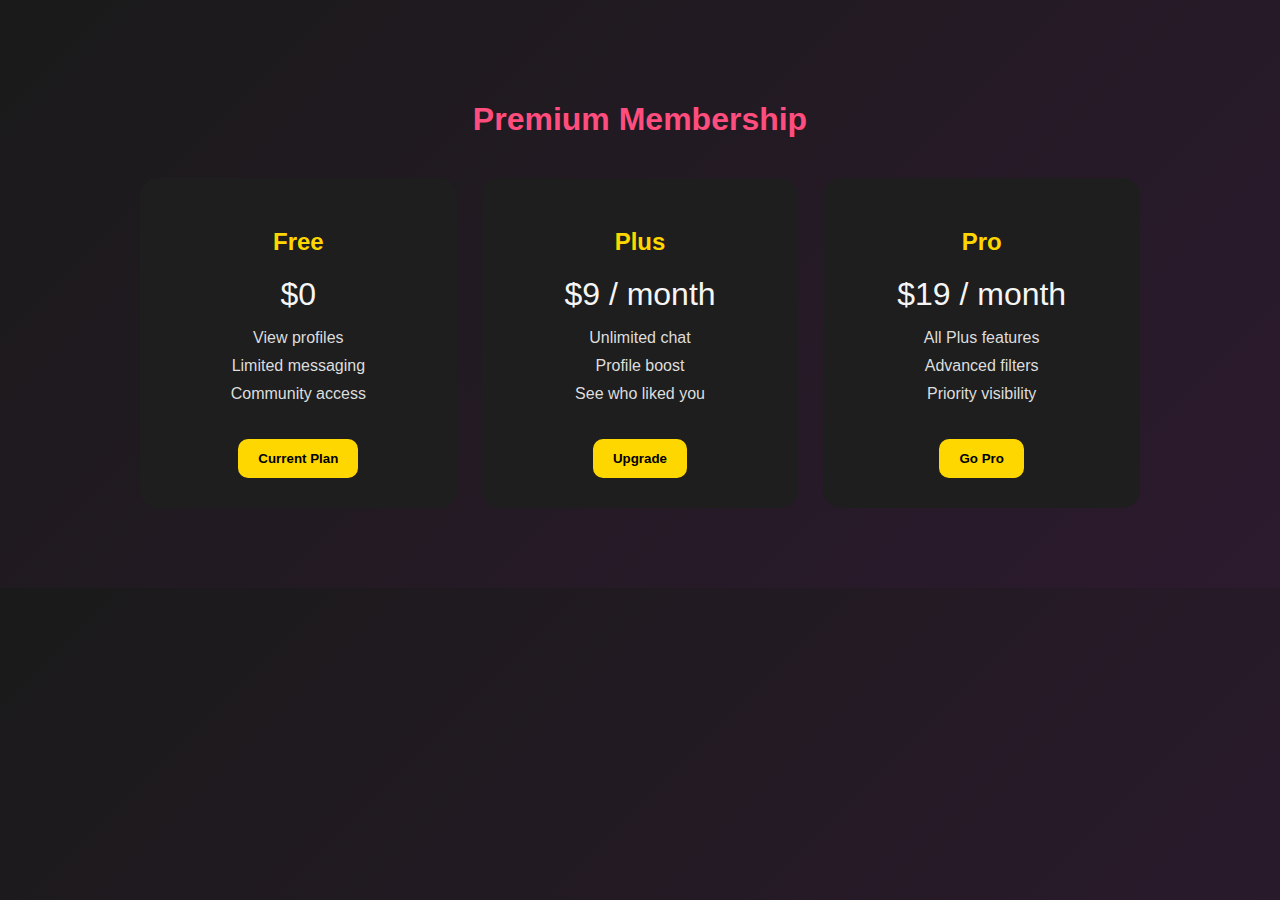
<file: premium.html>
<!DOCTYPE html>
<html lang="en">
<head>
<meta charset="UTF-8">
<title>Premium Plans | HuggingHeart</title>
<meta name="viewport" content="width=device-width, initial-scale=1.0">
<style>
body{
  font-family:Arial;
  background:linear-gradient(135deg,#1a1a1a,#2c1a2e);
  color:#f5f5f5;
}
.container{
  max-width:1000px;
  margin:60px auto;
  padding:20px;
}
h1{text-align:center;color:#ff4d7d;margin-bottom:40px}
.plans{
  display:grid;
  grid-template-columns:repeat(auto-fit,minmax(250px,1fr));
  gap:25px;
}
.plan{
  background:#1e1e1e;
  padding:30px;
  border-radius:18px;
  text-align:center;
}
.plan h2{color:#ffd700}
.price{font-size:2rem;margin:15px 0}
ul{list-style:none;padding:0}
li{margin:10px 0;color:#ddd}
button{
  margin-top:20px;
  padding:12px 20px;
  border:none;
  border-radius:10px;
  background:#ffd700;
  font-weight:700;
}
button:hover{background:#ff4d7d;color:#fff}
</style>
</head>
<body>
<div class="container">
<h1>Premium Membership</h1>

<div class="plans">

<div class="plan">
<h2>Free</h2>
<div class="price">$0</div>
<ul>
<li>View profiles</li>
<li>Limited messaging</li>
<li>Community access</li>
</ul>
<button>Current Plan</button>
</div>

<div class="plan">
<h2>Plus</h2>
<div class="price">$9 / month</div>
<ul>
<li>Unlimited chat</li>
<li>Profile boost</li>
<li>See who liked you</li>
</ul>
<button>Upgrade</button>
</div>

<div class="plan">
<h2>Pro</h2>
<div class="price">$19 / month</div>
<ul>
<li>All Plus features</li>
<li>Advanced filters</li>
<li>Priority visibility</li>
</ul>
<button>Go Pro</button>
</div>

</div>
</div>
</body>
</html>
</file>
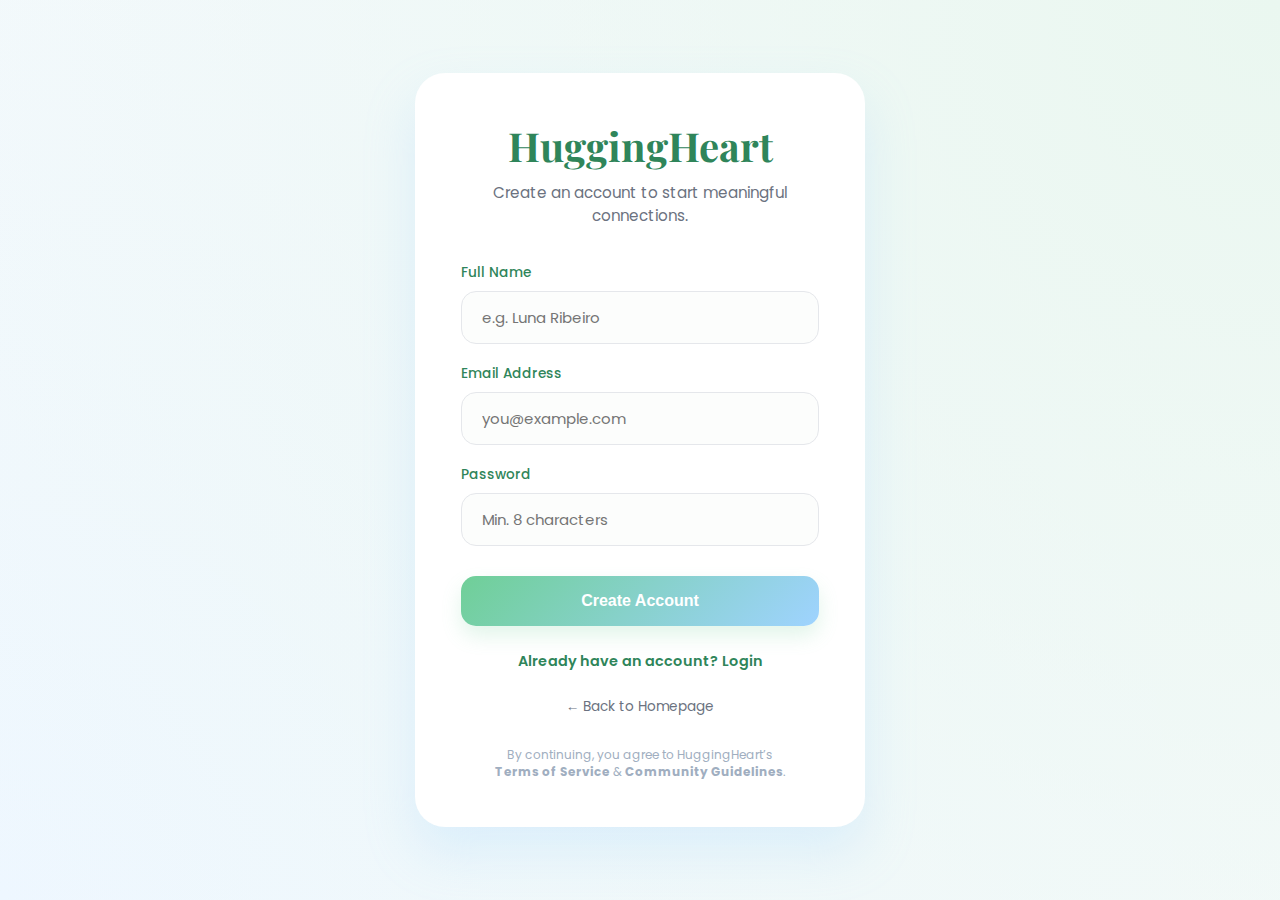
<file: signin.html>
<!DOCTYPE html>
<html lang="en">
<head>
<meta charset="UTF-8">
<title>Join HuggingHeart | Signup & Login</title>
<meta name="viewport" content="width=device-width, initial-scale=1.0">
<link href="https://fonts.googleapis.com/css2?family=Playfair+Display:wght@600&family=Poppins:wght@300;400;500;600&display=swap" rel="stylesheet">

<style>
/* ================= BRAND VARIABLES ================= */
:root {
  --green: #6fcf97;
  --green-soft: #eaf7f0;
  --sky: #9fd3ff;
  --bg: #f9fbfd;
  --card: #ffffff;
  --text: #1f2937;
  --muted: #6b7280;
  --border: #e5e7eb;
  --dark-green: #2f855a;
}

* { margin: 0; padding: 0; box-sizing: border-box; }

body {
  font-family: 'Poppins', sans-serif;
  background: var(--bg);
  background-image: radial-gradient(circle at top right, var(--green-soft), transparent),
                    radial-gradient(circle at bottom left, #eef7ff, transparent);
  color: var(--text);
  min-height: 100vh;
  display: flex;
  align-items: center;
  justify-content: center;
  padding: 20px;
}

/* AUTH CONTAINER */
.auth-container {
  width: 100%;
  max-width: 450px;
  background: var(--card);
  border-radius: 30px;
  padding: 45px;
  box-shadow: 0 25px 50px rgba(159, 211, 255, 0.25);
  border: 1px solid rgba(255,255,255,0.8);
  position: relative;
}

.auth-header {
  text-align: center;
  margin-bottom: 35px;
}

.auth-header h1 {
  font-family: 'Playfair Display', serif;
  color: var(--dark-green);
  font-size: 2.5rem;
  margin-bottom: 10px;
}

.auth-header p {
  color: var(--muted);
  font-size: 0.95rem;
  line-height: 1.5;
}

/* FORM STYLES */
form { display: none; }
form.active { display: block; }

.input-group { margin-bottom: 20px; }

label {
  display: block;
  margin-bottom: 8px;
  font-weight: 500;
  font-size: 0.85rem;
  color: var(--dark-green);
}

input {
  width: 100%;
  padding: 14px 20px;
  border-radius: 15px;
  border: 1px solid var(--border);
  background: #fcfdfc;
  font-size: 15px;
  font-family: inherit;
  outline: none;
  transition: all 0.3s ease;
}

input:focus {
  border-color: var(--green);
  background: #fff;
  box-shadow: 0 0 0 4px var(--green-soft);
}

/* BUTTONS */
button.primary {
  width: 100%;
  background: linear-gradient(135deg, var(--green), var(--sky));
  color: #fff;
  border: none;
  padding: 16px;
  border-radius: 15px;
  font-weight: 600;
  cursor: pointer;
  font-size: 16px;
  transition: 0.3s;
  box-shadow: 0 10px 20px rgba(111, 207, 151, 0.2);
  margin-top: 10px;
}

button.primary:hover {
  transform: translateY(-2px);
  box-shadow: 0 15px 30px rgba(159, 211, 255, 0.4);
}

button.primary:disabled {
    opacity: 0.6;
    cursor: not-allowed;
}

/* TOGGLE & FOOTER */
.toggle {
  text-align: center;
  margin-top: 25px;
  font-size: 0.9rem;
  color: var(--muted);
}

.toggle span {
  color: var(--dark-green);
  cursor: pointer;
  font-weight: 600;
  text-decoration: none;
  transition: 0.2s;
}

.toggle span:hover { text-decoration: underline; }

.back-home {
  display: block;
  text-align: center;
  margin-top: 25px;
  text-decoration: none;
  font-size: 0.85rem;
  color: var(--muted);
  transition: 0.3s;
}

.back-home:hover { color: var(--dark-green); }

.footer-note {
  text-align: center;
  margin-top: 30px;
  font-size: 0.75rem;
  color: #a0aec0;
  line-height: 1.4;
}

/* MOBILE FIX */
@media (max-width: 480px) {
    .auth-container { padding: 30px 20px; border-radius: 0; min-height: 100vh; }
    body { padding: 0; }
}
</style>
</head>

<body>

<div class="auth-container">
  <div class="auth-header">
    <h1>HuggingHeart</h1>
    <p id="formSubtitle">Create an account to start meaningful connections.</p>
  </div>

  <form id="signupForm" class="active">
    <div class="input-group">
        <label>Full Name</label>
        <input type="text" id="signupName" placeholder="e.g. Luna Ribeiro" required>
    </div>

    <div class="input-group">
        <label>Email Address</label>
        <input type="email" placeholder="you@example.com" required>
    </div>

    <div class="input-group">
        <label>Password</label>
        <input type="password" placeholder="Min. 8 characters" required>
    </div>

    <button type="submit" class="primary">Create Account</button>
  </form>

  <form id="loginForm">
    <div class="input-group">
        <label>Email Address</label>
        <input type="email" placeholder="you@example.com" required>
    </div>

    <div class="input-group">
        <label>Password</label>
        <input type="password" placeholder="Enter your password" required>
    </div>

    <button type="submit" class="primary">Login</button>
  </form>

  <div class="toggle">
    <span id="toggleText" onclick="toggleForm()">Already have an account? Login</span>
  </div>

  <a href="index.html" class="back-home">← Back to Homepage</a>

  <div class="footer-note">
    By continuing, you agree to HuggingHeart’s <br>
    <b>Terms of Service</b> & <b>Community Guidelines</b>.
  </div>
</div>

<script>
let isSignup = true;

// Toggle between Login and Signup
function toggleForm() {
  const signup = document.getElementById("signupForm");
  const login = document.getElementById("loginForm");
  const subtitle = document.getElementById("formSubtitle");
  const toggle = document.getElementById("toggleText");

  if (isSignup) {
    signup.classList.remove("active");
    login.classList.add("active");
    subtitle.innerText = "Welcome back. We've missed your presence.";
    toggle.innerText = "Don’t have an account? Sign up";
  } else {
    login.classList.remove("active");
    signup.classList.add("active");
    subtitle.innerText = "Create an account to start meaningful connections.";
    toggle.innerText = "Already have an account? Login";
  }
  isSignup = !isSignup;
}

// Logic to "Save" name and redirect
document.querySelectorAll('form').forEach(form => {
    form.addEventListener('submit', (e) => {
        e.preventDefault();
        const btn = form.querySelector('button');
        
        // Save Name to LocalStorage if Signing Up
        if(isSignup) {
            const name = document.getElementById("signupName").value;
            localStorage.setItem("luna_user_name", name);
        }

        btn.innerText = "Connecting...";
        btn.disabled = true;

        setTimeout(() => {
            window.location.href = "index.html";
        }, 1200);
    });
});
</script>

</body>
</html>
</file>
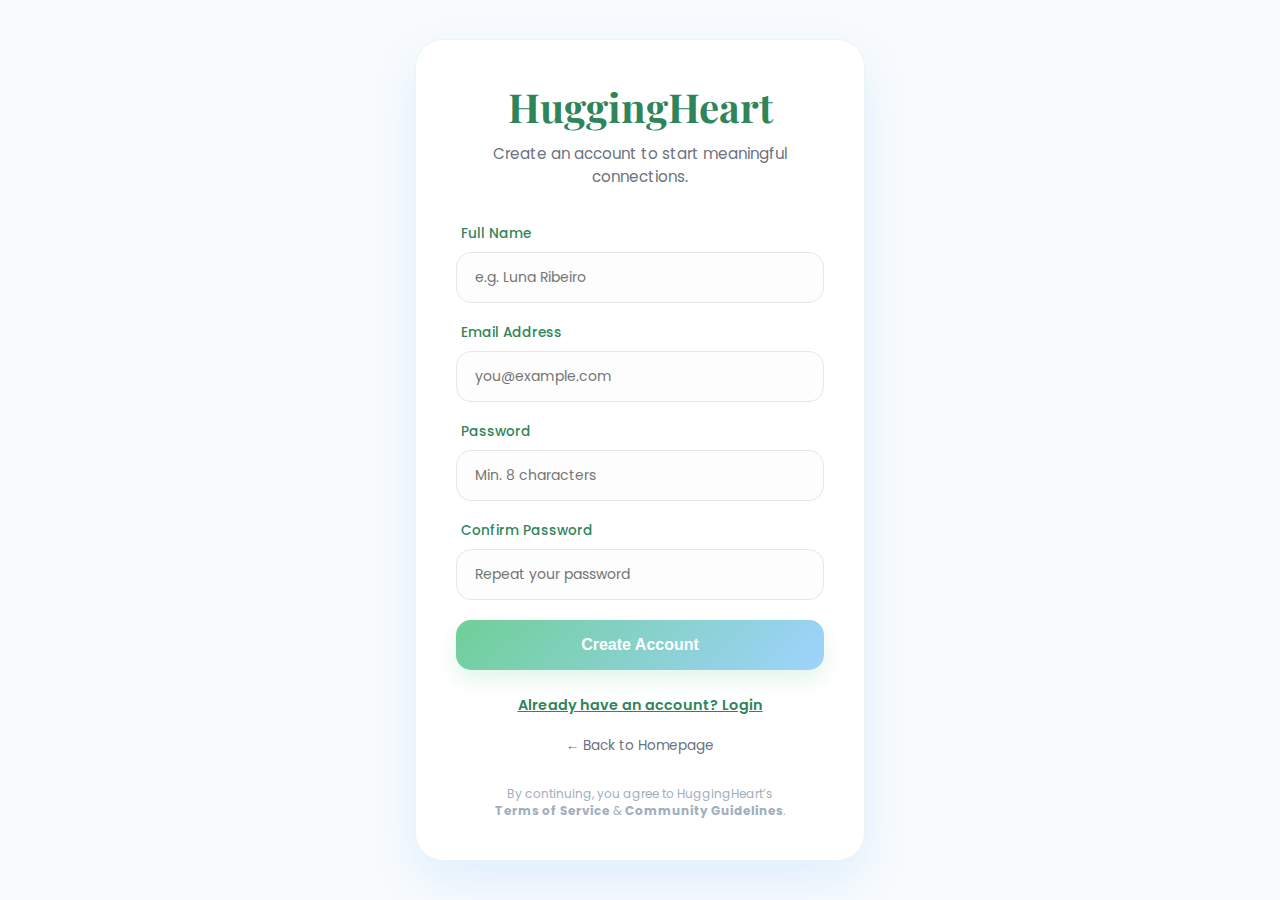
<file: signup.html>
<!DOCTYPE html>
<html lang="en">
<head>
<meta charset="UTF-8">
<title>Join HuggingHeart | Signup & Login</title>
<meta name="viewport" content="width=device-width, initial-scale=1.0">
<link href="https://fonts.googleapis.com/css2?family=Playfair+Display:wght@600&family=Poppins:wght@300;400;500;600&display=swap" rel="stylesheet">

<style>
/* ================= USE YOUR BRAND VARIABLES ================= */
:root {
  --green: #6fcf97;
  --green-soft: #eaf7f0;
  --sky: #9fd3ff;
  --bg: #f9fbfd;
  --card: #ffffff;
  --text: #1f2937;
  --muted: #6b7280;
  --border: #e5e7eb;
  --dark-green: #2f855a;
}

* { margin: 0; padding: 0; box-sizing: border-box; }

body {
  font-family: 'Poppins', sans-serif;
  background: var(--bg);
  color: var(--text);
  min-height: 100vh;
  display: flex;
  align-items: center;
  justify-content: center;
  padding: 20px;
}

/* CONTAINER - Matched to your Profile Cards */
.auth-container {
  width: 100%;
  max-width: 450px;
  background: var(--card);
  border-radius: 28px;
  padding: 40px;
  box-shadow: 0 20px 50px rgba(159, 211, 255, 0.3);
  border: 1px solid var(--green-soft);
}

/* HEADER */
.auth-header {
  text-align: center;
  margin-bottom: 35px;
}
.auth-header h1 {
  font-family: 'Playfair Display', serif;
  color: var(--dark-green);
  font-size: 2.5rem;
  margin-bottom: 10px;
}
.auth-header p {
  color: var(--muted);
  font-size: 0.95rem;
  line-height: 1.5;
}

/* FORM ELEMENTS */
form { display: none; }
form.active { display: block; }

label {
  display: block;
  margin-bottom: 8px;
  font-weight: 500;
  font-size: 0.85rem;
  color: var(--dark-green);
  margin-left: 5px;
}

input {
  width: 100%;
  padding: 14px 18px;
  border-radius: 15px;
  border: 1px solid var(--border);
  background: #fcfdfc;
  margin-bottom: 20px;
  font-size: 14px;
  font-family: 'Poppins', sans-serif;
  outline: none;
  transition: 0.3s;
}

input:focus {
  border-color: var(--green);
  background: #fff;
  box-shadow: 0 0 0 4px var(--green-soft);
}

/* BUTTONS - Matched to Index Primary */
button.primary {
  width: 100%;
  background: linear-gradient(135deg, var(--green), var(--sky));
  color: #fff;
  border: none;
  padding: 16px;
  border-radius: 15px;
  font-weight: 600;
  cursor: pointer;
  font-size: 16px;
  transition: 0.3s;
  box-shadow: 0 10px 20px rgba(111, 207, 151, 0.2);
}

button.primary:hover {
  transform: translateY(-2px);
  box-shadow: 0 15px 30px rgba(159, 211, 255, 0.4);
}

/* TOGGLE */
.toggle {
  text-align: center;
  margin-top: 25px;
  font-size: 0.9rem;
  color: var(--muted);
}
.toggle span {
  color: var(--dark-green);
  cursor: pointer;
  font-weight: 600;
  text-decoration: underline;
}

.back-home {
  display: block;
  text-align: center;
  margin-top: 20px;
  text-decoration: none;
  font-size: 0.85rem;
  color: var(--muted);
  transition: 0.3s;
}
.back-home:hover { color: var(--dark-green); }

.footer-note {
  text-align: center;
  margin-top: 30px;
  font-size: 0.75rem;
  color: #a0aec0;
  line-height: 1.4;
}
</style>
</head>

<body>

<div class="auth-container">
  <div class="auth-header">
    <h1>HuggingHeart</h1>
    <p id="formSubtitle">Create an account to start meaningful connections.</p>
  </div>

  <form id="signupForm" class="active" onsubmit="event.preventDefault(); alert('Registration successful! Welcome to the heart.');">
    <label>Full Name</label>
    <input type="text" placeholder="e.g. Luna Ribeiro" required>

    <label>Email Address</label>
    <input type="email" placeholder="you@example.com" required>

    <label>Password</label>
    <input type="password" placeholder="Min. 8 characters" required>

    <label>Confirm Password</label>
    <input type="password" placeholder="Repeat your password" required>

    <button type="submit" class="primary">Create Account</button>
  </form>

  <form id="loginForm" onsubmit="event.preventDefault(); alert('Welcome back!');">
    <label>Email Address</label>
    <input type="email" placeholder="you@example.com" required>

    <label>Password</label>
    <input type="password" placeholder="Enter your password" required>

    <button type="submit" class="primary">Login</button>
  </form>

  <div class="toggle">
    <span id="toggleText" onclick="toggleForm()">Already have an account? Login</span>
  </div>

  <a href="index.html" class="back-home">← Back to Homepage</a>

  <div class="footer-note">
    By continuing, you agree to HuggingHeart’s <br>
    <b>Terms of Service</b> & <b>Community Guidelines</b>.
  </div>
</div>

<script>
let isSignup = true;

function toggleForm() {
  const signup = document.getElementById("signupForm");
  const login = document.getElementById("loginForm");
  const subtitle = document.getElementById("formSubtitle");
  const toggle = document.getElementById("toggleText");

  if (isSignup) {
    signup.classList.remove("active");
    login.classList.add("active");
    subtitle.innerText = "Welcome back. We've missed your presence.";
    toggle.innerText = "Don’t have an account? Sign up";
  } else {
    login.classList.remove("active");
    signup.classList.add("active");
    subtitle.innerText = "Create an account to start meaningful connections.";
    toggle.innerText = "Already have an account? Login";
  }
  isSignup = !isSignup;
}
</script>

</body>
</html>
</file>
<file: style.css>
/* --- GLOBAL --- */
* { box-sizing: border-box; margin: 0; padding: 0; }
body { font-family: 'Poppins', sans-serif; background: #fff; color: #1a202c; overflow-x: hidden; }

/* --- RELAX MODE STATUS --- */
.loading-status {
    text-align: center;
    color: #2f855a;
    font-size: 0.85rem;
    font-weight: 600;
    margin: 20px 0;
    letter-spacing: 2px;
    text-transform: uppercase;
    transition: opacity 0.5s ease;
}

.dot-pulse {
    display: inline-block;
    width: 6px; height: 6px;
    background: #6fcf97;
    border-radius: 50%;
    margin-left: 8px;
    animation: pulse 1.5s infinite;
}

@keyframes pulse {
    0% { transform: scale(1); opacity: 1; }
    50% { transform: scale(1.6); opacity: 0.4; }
    100% { transform: scale(1); opacity: 1; }
}

/* --- CARD FADE-IN ANIMATION --- */
@keyframes cardAppear {
    from { opacity: 0; transform: translateY(20px); }
    to { opacity: 1; transform: translateY(0); }
}

/* --- GRID --- */
.observer-grid { 
    display: grid; 
    grid-template-columns: repeat(auto-fill, minmax(280px, 1fr)); 
    gap: 25px; 
    padding: 20px 5% 100px; 
    max-width: 1300px; 
    margin: 0 auto; 
}

.girl-card { 
    background: #fff; 
    border-radius: 25px; 
    border: 1px solid #eaf7f0; 
    overflow: hidden; 
    cursor: pointer; 
    transition: 0.3s; 
    box-shadow: 0 10px 30px rgba(0,0,0,0.03); 
    animation: cardAppear 0.5s ease forwards;
}

.girl-card:hover { transform: translateY(-10px); box-shadow: 0 20px 40px rgba(47, 133, 90, 0.1); }
.img-box { width: 100%; height: 380px; position: relative; overflow: hidden; }
.img-box img { width: 100%; height: 100%; object-fit: cover; object-position: top; }
.status-tag { position: absolute; top: 15px; left: 15px; background: rgba(255,255,255,0.9); padding: 5px 12px; border-radius: 12px; font-size: 0.7rem; font-weight: 700; color: #2f855a; }
.info-box { padding: 20px; }
.info-box p { color: #6fcf97; font-size: 0.8rem; font-weight: 600; text-transform: uppercase; }
.info-box h3 { font-family: 'Playfair Display', serif; font-size: 1.4rem; color: #1a202c; margin-top: 5px; }

/* --- CHAT WIDGET (RIGHT BOTTOM) --- */
.chat-widget {
    display: none; position: fixed; bottom: 20px; right: 20px;
    width: 320px; height: 450px; background: #fff; border-radius: 20px;
    box-shadow: 0 10px 40px rgba(0,0,0,0.15); border: 1px solid #eaf7f0;
    z-index: 3000; flex-direction: column; overflow: hidden;
}
.chat-header { background: #f0fdf4; padding: 15px; display: flex; align-items: center; gap: 10px; border-bottom: 1px solid #eaf7f0; }
.chat-header img { width: 35px; height: 35px; border-radius: 50%; object-fit: cover; }

/* --- MOBILE --- */
@media (max-width: 768px) {
    .nav-links { 
        display: none; position: absolute; top: 70px; left: 0; width: 100%; 
        background: #f0fdf4; flex-direction: column; padding: 20px; text-align: center;
    }
    .nav-links.show { display: flex; }
    .observer-grid { grid-template-columns: 1fr 1fr; gap: 12px; }
    .img-box { height: 250px; }
    .profile-modal { flex-direction: column; max-height: 90vh; overflow-y: auto; }
    .chat-widget { width: 100%; height: 100%; bottom: 0; right: 0; border-radius: 0; }
}
</file>
